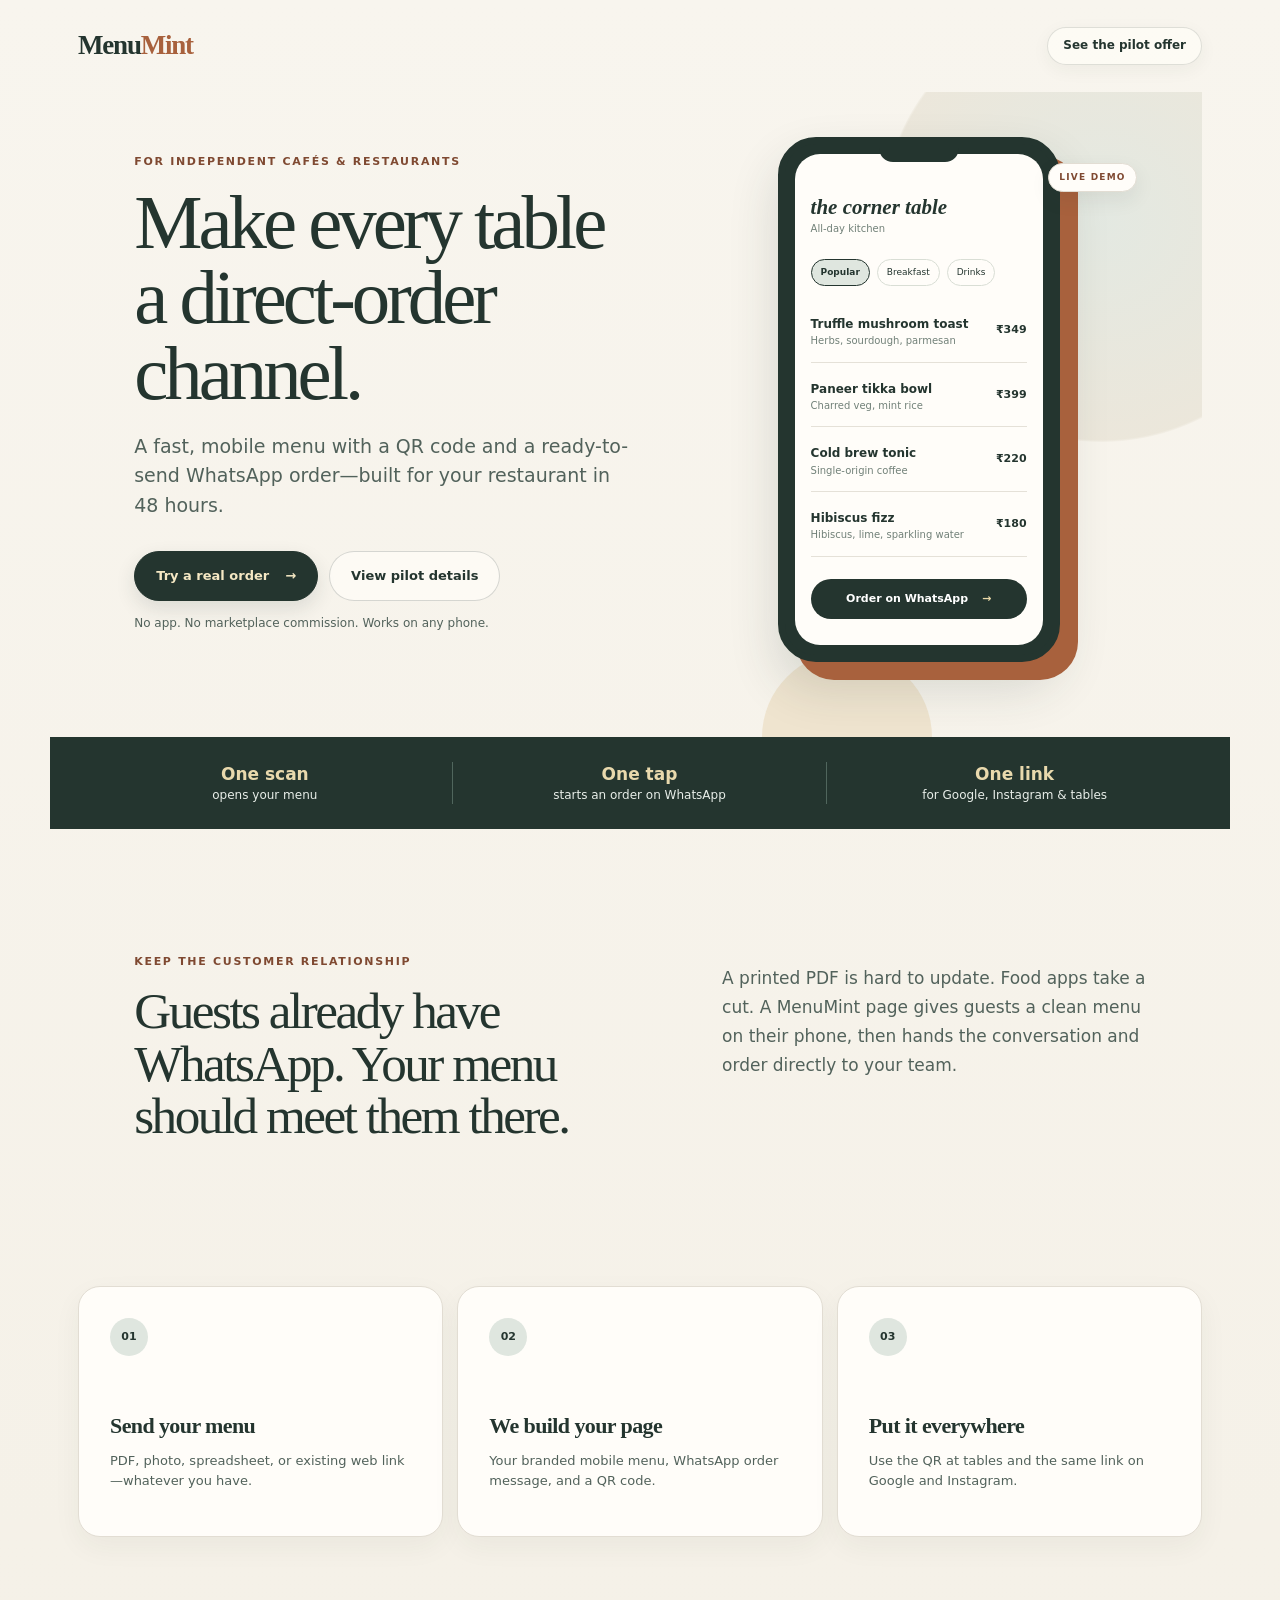
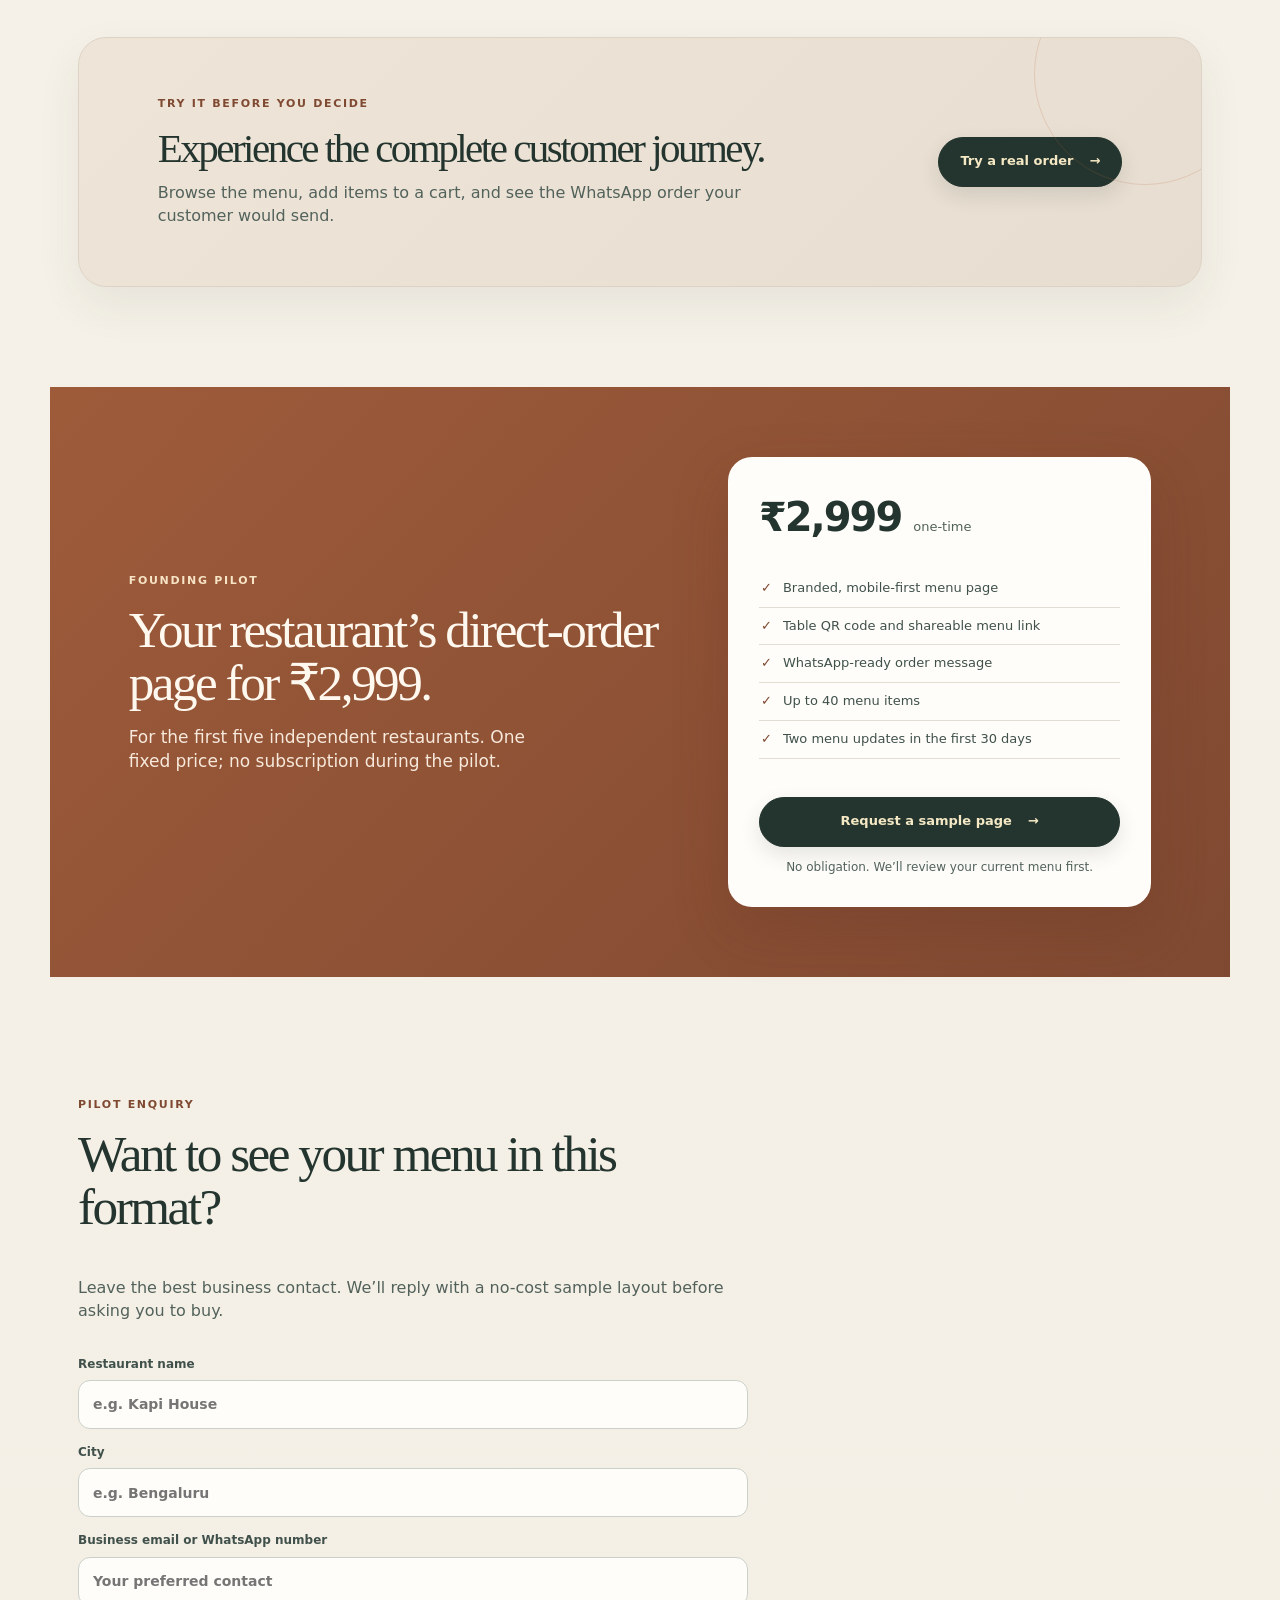
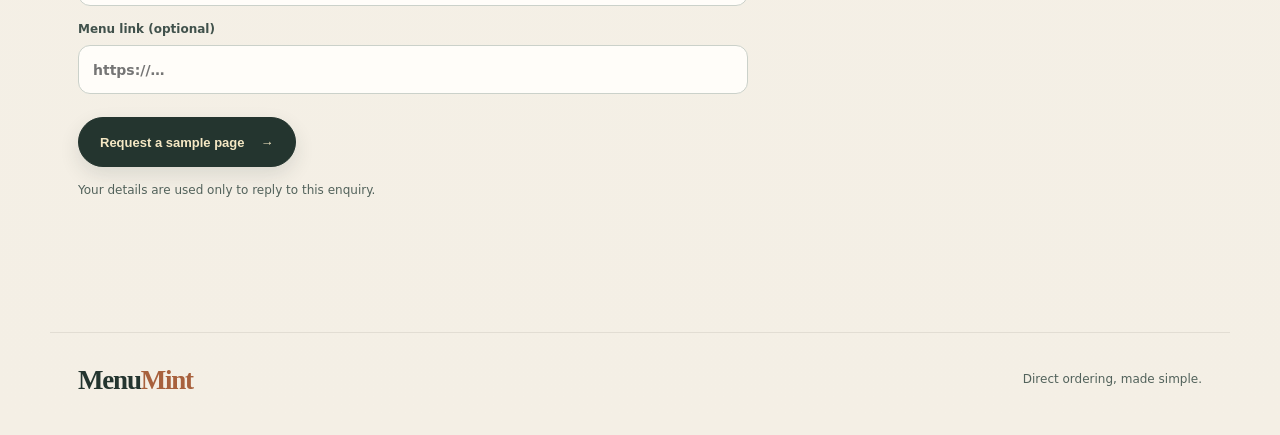
<file: index.html>
<!doctype html>
<html lang="en">
  <head>
    <meta charset="UTF-8" />
    <meta name="viewport" content="width=device-width, initial-scale=1.0" />
    <meta name="description" content="A fast mobile menu and QR code that routes restaurant orders directly to WhatsApp." />
    <title>MenuMint — direct orders, without marketplace commission</title>
    <link rel="stylesheet" href="styles.css" />
  </head>
  <body>
    <main>
      <nav class="nav" aria-label="Main navigation">
        <a class="wordmark" href="./">Menu<span>Mint</span></a>
        <a class="nav-link" href="#pilot">See the pilot offer</a>
      </nav>

      <section class="hero">
        <div class="hero-copy">
          <p class="eyebrow">For independent cafés & restaurants</p>
          <h1>Make every table a direct-order channel.</h1>
          <p class="lede">A fast, mobile menu with a QR code and a ready-to-send WhatsApp order—built for your restaurant in 48 hours.</p>
          <div class="actions">
            <a class="button primary" href="demo/">Try a real order <span aria-hidden="true">→</span></a>
            <a class="button secondary" href="#pilot">View pilot details</a>
          </div>
          <p class="microcopy">No app. No marketplace commission. Works on any phone.</p>
        </div>
        <div class="phone-wrap" aria-label="Example mobile menu">
          <div class="phone">
            <div class="notch"></div>
            <div class="phone-screen">
              <div class="sample-head"><span>the corner table</span><small>All-day kitchen</small></div>
              <div class="sample-pills"><b>Popular</b><span>Breakfast</span><span>Drinks</span></div>
              <div class="sample-item"><div><strong>Truffle mushroom toast</strong><small>Herbs, sourdough, parmesan</small></div><b>₹349</b></div>
              <div class="sample-item"><div><strong>Paneer tikka bowl</strong><small>Charred veg, mint rice</small></div><b>₹399</b></div>
              <div class="sample-item"><div><strong>Cold brew tonic</strong><small>Single-origin coffee</small></div><b>₹220</b></div>
              <div class="sample-item"><div><strong>Hibiscus fizz</strong><small>Hibiscus, lime, sparkling water</small></div><b>₹180</b></div>
              <div class="order-bar">Order on WhatsApp <span>→</span></div>
            </div>
          </div>
        </div>
      </section>

      <section class="proof-strip" aria-label="Benefits">
        <p><b>One scan</b><span>opens your menu</span></p>
        <p><b>One tap</b><span>starts an order on WhatsApp</span></p>
        <p><b>One link</b><span>for Google, Instagram & tables</span></p>
      </section>

      <section class="problem">
        <div>
          <p class="eyebrow">Keep the customer relationship</p>
          <h2>Guests already have WhatsApp. Your menu should meet them there.</h2>
        </div>
        <p class="body-copy">A printed PDF is hard to update. Food apps take a cut. A MenuMint page gives guests a clean menu on their phone, then hands the conversation and order directly to your team.</p>
      </section>

      <section class="steps">
        <article><span>01</span><h3>Send your menu</h3><p>PDF, photo, spreadsheet, or existing web link—whatever you have.</p></article>
        <article><span>02</span><h3>We build your page</h3><p>Your branded mobile menu, WhatsApp order message, and a QR code.</p></article>
        <article><span>03</span><h3>Put it everywhere</h3><p>Use the QR at tables and the same link on Google and Instagram.</p></article>
      </section>

      <section class="demo-callout">
        <div><p class="eyebrow">Try it before you decide</p><h2>Experience the complete customer journey.</h2><p>Browse the menu, add items to a cart, and see the WhatsApp order your customer would send.</p></div>
        <a class="button primary" href="demo/">Try a real order <span aria-hidden="true">→</span></a>
      </section>

      <section class="pilot" id="pilot">
        <div class="pilot-intro"><p class="eyebrow">Founding pilot</p><h2>Your restaurant’s direct-order page for ₹2,999.</h2><p>For the first five independent restaurants. One fixed price; no subscription during the pilot.</p></div>
        <div class="offer-card">
          <p class="price">₹2,999 <span>one-time</span></p>
          <ul>
            <li>Branded, mobile-first menu page</li>
            <li>Table QR code and shareable menu link</li>
            <li>WhatsApp-ready order message</li>
            <li>Up to 40 menu items</li>
            <li>Two menu updates in the first 30 days</li>
          </ul>
          <a class="button primary full" href="#request">Request a sample page <span aria-hidden="true">→</span></a>
          <p class="small">No obligation. We’ll review your current menu first.</p>
        </div>
      </section>

      <section class="request" id="request">
        <p class="eyebrow">Pilot enquiry</p>
        <h2>Want to see your menu in this format?</h2>
        <p>Leave the best business contact. We’ll reply with a no-cost sample layout before asking you to buy.</p>
        <form id="lead-form" action="https://formsubmit.co/eshtechz3@gmail.com" method="post">
          <input type="hidden" name="_subject" value="New MenuMint pilot enquiry" />
          <input type="hidden" name="_template" value="table" />
          <input type="hidden" name="source" id="lead-source" value="direct" />
          <input class="honeypot" type="text" name="_honey" tabindex="-1" autocomplete="off" />
          <label>Restaurant name<input required name="restaurant" autocomplete="organization" placeholder="e.g. Kapi House" /></label>
          <label>City<input required name="city" autocomplete="address-level2" placeholder="e.g. Bengaluru" /></label>
          <label>Business email or WhatsApp number<input required name="contact" placeholder="Your preferred contact" /></label>
          <label>Menu link (optional)<input name="menu" type="url" placeholder="https://…" /></label>
          <button class="button primary" type="submit">Request a sample page <span aria-hidden="true">→</span></button>
          <p class="form-note" id="form-note" role="status">Your details are used only to reply to this enquiry.</p>
        </form>
      </section>
    </main>
    <footer><a class="wordmark" href="./">Menu<span>Mint</span></a><p>Direct ordering, made simple.</p></footer>
    <script src="app.js"></script>
  </body>
</html>
</file>
<file: styles.css>
:root{
  --ink:#24352f;--ink-soft:#52625b;--terracotta:#a8613d;--terracotta-dark:#7f4931;
  --sage:#dfe6df;--cream:#f5f1e8;--paper:#fffdf9;--gold:#d8c28f;--champagne:#eee4d2;--line:#e2ddd3;
}
*{box-sizing:border-box}html{scroll-behavior:smooth}
body{margin:0;color:var(--ink);background:linear-gradient(180deg,#f8f5ee 0%,var(--cream) 42%,#f4efe5 100%);font-family:Inter,ui-sans-serif,system-ui,-apple-system,BlinkMacSystemFont,"Segoe UI",sans-serif;line-height:1.45}
main,footer{max-width:1180px;margin:auto;padding-inline:28px}
.nav{height:92px;display:flex;align-items:center;justify-content:space-between}
.wordmark{color:var(--ink);font-family:Georgia,"Times New Roman",serif;font-size:27px;font-weight:600;letter-spacing:-1.2px;text-decoration:none}
.wordmark span{color:var(--terracotta)}
.nav-link{padding:9px 15px;border:1px solid rgba(36,53,47,.14);border-radius:999px;box-shadow:0 5px 18px rgba(36,53,47,.05);color:var(--ink);background:rgba(255,253,248,.65);font-size:12px;font-weight:800;text-decoration:none}
.nav-link:hover{background:var(--ink);color:#f4e9c9}

/* Hero */
.hero{position:relative;min-height:590px;display:grid;grid-template-columns:1.05fr .95fr;gap:55px;align-items:center;overflow:hidden;padding:45px 5% 75px;border-radius:0 0 42px 42px}
.hero:before{content:"";position:absolute;width:440px;height:440px;right:-120px;top:-90px;border-radius:50%;background:radial-gradient(circle,var(--sage) 0%,#e9e4d7 70%,transparent 71%);opacity:.82;z-index:-1}
.hero:after{content:"";position:absolute;width:170px;height:170px;right:270px;bottom:-85px;border-radius:50%;background:#efe4cf;z-index:-1}
.hero-copy{position:relative;z-index:2}
.eyebrow{margin:0 0 15px;color:var(--terracotta-dark);font-size:11px;font-weight:900;letter-spacing:1.7px;text-transform:uppercase}
h1,h2,h3,p{margin-top:0}
h1{max-width:680px;margin-bottom:21px;font-family:Georgia,"Times New Roman",serif;font-size:clamp(48px,6vw,78px);line-height:.98;letter-spacing:-4px;font-weight:500}
.lede{max-width:545px;color:var(--ink-soft);font-size:19px;line-height:1.55}
.actions{display:flex;gap:11px;margin:31px 0 14px;flex-wrap:wrap}
.button{display:inline-flex;align-items:center;justify-content:center;gap:16px;min-height:50px;padding:0 21px;border:1px solid var(--ink);border-radius:999px;color:var(--ink);font-size:13px;font-weight:900;text-decoration:none;cursor:pointer;transition:.18s ease}
.button.primary{background:var(--ink);color:#f5e8c4;box-shadow:0 8px 20px rgba(36,53,47,.12)}
.button.primary:hover{background:var(--terracotta-dark);border-color:var(--terracotta-dark);transform:translateY(-2px)}
.button.secondary{background:rgba(255,253,248,.7);border-color:rgba(36,53,47,.18)}
.button.secondary:hover{background:var(--paper);transform:translateY(-2px)}
.microcopy,.small,.form-note{color:var(--ink-soft);font-size:12px}

/* Phone mockup */
.phone-wrap{display:flex;justify-content:center;position:relative}
.phone-wrap:after{content:"LIVE DEMO";position:absolute;right:2%;top:5%;padding:7px 10px;border-radius:999px;background:var(--paper);border:1px solid var(--line);color:var(--terracotta-dark);font-size:9px;font-weight:900;letter-spacing:1.2px;box-shadow:0 8px 20px rgba(36,53,47,.08)}
.phone{position:relative;width:282px;height:525px;padding:10px;border:7px solid var(--ink);border-radius:38px;background:var(--ink);box-shadow:18px 18px 0 var(--terracotta),0 24px 50px rgba(36,53,47,.16)}
.notch{position:absolute;z-index:3;width:80px;height:18px;left:94px;top:0;background:var(--ink);border-radius:0 0 14px 14px}
.phone-screen{height:100%;overflow:hidden;padding:38px 16px 14px;border-radius:25px;background:var(--paper)}
.sample-head span{display:block;font-family:Georgia,serif;font-size:21px;font-style:italic;font-weight:bold}
.sample-head small,.sample-item small{display:block;color:#718078;font-size:10px}
.sample-pills{display:flex;gap:7px;margin:22px 0 12px;overflow:hidden}
.sample-pills span,.sample-pills b{flex:none;padding:6px 9px;border:1px solid #d9ded5;border-radius:15px;font-size:9px}
.sample-pills b{border-color:var(--ink);background:var(--sage)}
.sample-item{display:flex;align-items:center;justify-content:space-between;gap:5px;padding:13px 0;border-bottom:1px solid #e5e1d8}
.sample-item strong{font-size:12px}.sample-item>b{font-size:11px;white-space:nowrap}
.order-bar{margin-top:22px;padding:12px;background:var(--ink);border-radius:999px;color:white;font-size:11px;font-weight:bold;text-align:center}
.order-bar span{padding-left:10px;color:#ead9a8}

/* Proof */
.proof-strip{display:grid;grid-template-columns:repeat(3,1fr);margin:0 -28px;padding:25px 28px;background:var(--ink);color:#fff;text-align:center}
.proof-strip p{margin:0;border-right:1px solid #50665d}.proof-strip p:last-child{border:0}
.proof-strip b,.proof-strip span{display:block}.proof-strip b{color:#e9d9ad;font-size:17px}.proof-strip span{font-size:12px;color:#e8eee9}

/* Problem */
.problem{display:grid;grid-template-columns:1.1fr .9fr;gap:70px;align-items:start;padding:125px 5% 100px}
h2{font-family:Georgia,"Times New Roman",serif;font-weight:500;font-size:clamp(34px,4vw,54px);line-height:1.03;letter-spacing:-2.5px}
.body-copy{max-width:450px;color:var(--ink-soft);font-size:17px;line-height:1.7;padding-top:10px}

/* Steps */
.steps{display:grid;grid-template-columns:repeat(3,1fr);gap:14px}
.steps article{min-height:245px;padding:31px;border:1px solid var(--line);border-radius:22px;background:var(--paper);box-shadow:0 10px 28px rgba(36,53,47,.05);transition:.2s}
.steps article:hover{transform:translateY(-4px);box-shadow:0 16px 35px rgba(36,53,47,.09)}
.steps span{display:grid;place-items:center;width:38px;height:38px;border-radius:50%;background:var(--sage);color:var(--ink);font-size:11px;font-weight:900}
h3{margin:54px 0 9px;font-family:Georgia,"Times New Roman",serif;font-size:22px;letter-spacing:-.6px}
.steps p{color:var(--ink-soft);font-size:13px;line-height:1.6}

/* Demo callout */
.demo-callout{position:relative;display:flex;align-items:center;justify-content:space-between;gap:35px;margin:100px 0;padding:58px 7%;overflow:hidden;border:1px solid #ddd3c4;border-radius:28px;box-shadow:0 18px 45px rgba(36,53,47,.07);background:linear-gradient(135deg,#eee5d8,#e7ddd0)}
.demo-callout:after{content:"";position:absolute;right:-55px;top:-75px;width:220px;height:220px;border:1px solid rgba(184,107,67,.2);border-radius:50%}
.demo-callout>div{position:relative;z-index:1}.demo-callout h2{margin-bottom:12px;font-size:41px}.demo-callout p:not(.eyebrow){margin-bottom:0;color:var(--ink-soft);max-width:590px}

/* Pilot */
.pilot{display:grid;grid-template-columns:1fr .8fr;gap:70px;align-items:center;margin:0 -28px;padding:70px max(7%,56px);background:linear-gradient(135deg,#9e5b3a,#7f4931);color:#fff8ef}
.pilot .eyebrow{color:#f7e3c5}.pilot h2{color:#fff8ef;margin-bottom:15px}
.pilot-intro>p:last-child{max-width:440px;font-size:17px;color:#f7e9dc}
.offer-card{padding:31px;border-radius:24px;background:var(--paper);color:var(--ink);box-shadow:0 22px 55px rgba(90,47,30,.22)}
.price{margin-bottom:24px;font-size:40px;font-weight:850;letter-spacing:-2px}.price span{color:var(--ink-soft);font-size:13px;font-weight:normal;letter-spacing:0}
ul{padding:0;list-style:none}li{padding:9px 0 9px 24px;border-bottom:1px solid var(--line);color:#40514b;font-size:13px}
li:before{position:absolute;margin-left:-22px;content:'✓';font-weight:bold;color:var(--terracotta-dark)}
.full{width:100%;margin-top:22px}.small{margin:12px 0 0;text-align:center}

/* Request */
.request{max-width:670px;padding:120px 0}
.request>p:not(.eyebrow){color:var(--ink-soft);font-size:16px}
form{display:grid;gap:15px;margin-top:33px}
label{color:#40514b;font-size:12px;font-weight:800}
input{display:block;width:100%;height:49px;margin-top:7px;padding:0 14px;border:1px solid #cbd1ca;border-radius:12px;background:var(--paper);color:var(--ink);font:inherit;font-size:14px;outline:none}
input:focus{border-color:var(--terracotta);box-shadow:0 0 0 3px rgba(184,107,67,.1)}
form button{width:max-content;margin-top:8px}
footer{display:flex;align-items:center;justify-content:space-between;padding-top:28px;padding-bottom:35px;border-top:1px solid var(--line)}
footer p{margin:0;color:var(--ink-soft);font-size:12px}.honeypot{display:none}

@media(max-width:720px){
 main,footer{padding-inline:18px}.nav{height:75px}.nav-link{font-size:10px;padding:8px 11px}
 .hero,.problem,.pilot{grid-template-columns:1fr;gap:38px}.hero{padding:40px 0 70px;border-radius:0 0 25px 25px}
 h1{letter-spacing:-2.8px}.lede{font-size:17px}.phone-wrap{margin-top:8px}.phone-wrap:after{right:0}
 .proof-strip{margin:0 -18px;padding-inline:10px}.proof-strip b{font-size:13px}.proof-strip span{font-size:9px}
 .problem{padding:85px 0 70px}.steps{grid-template-columns:1fr}.steps article{min-height:185px}h3{margin-top:28px}
 .demo-callout{display:block;margin:70px 0;padding:42px 28px}.demo-callout .button{margin-top:25px}
 .pilot{margin:0 -18px;padding:55px 28px}.request{padding:85px 0}form button{width:100%}
}
</file>
